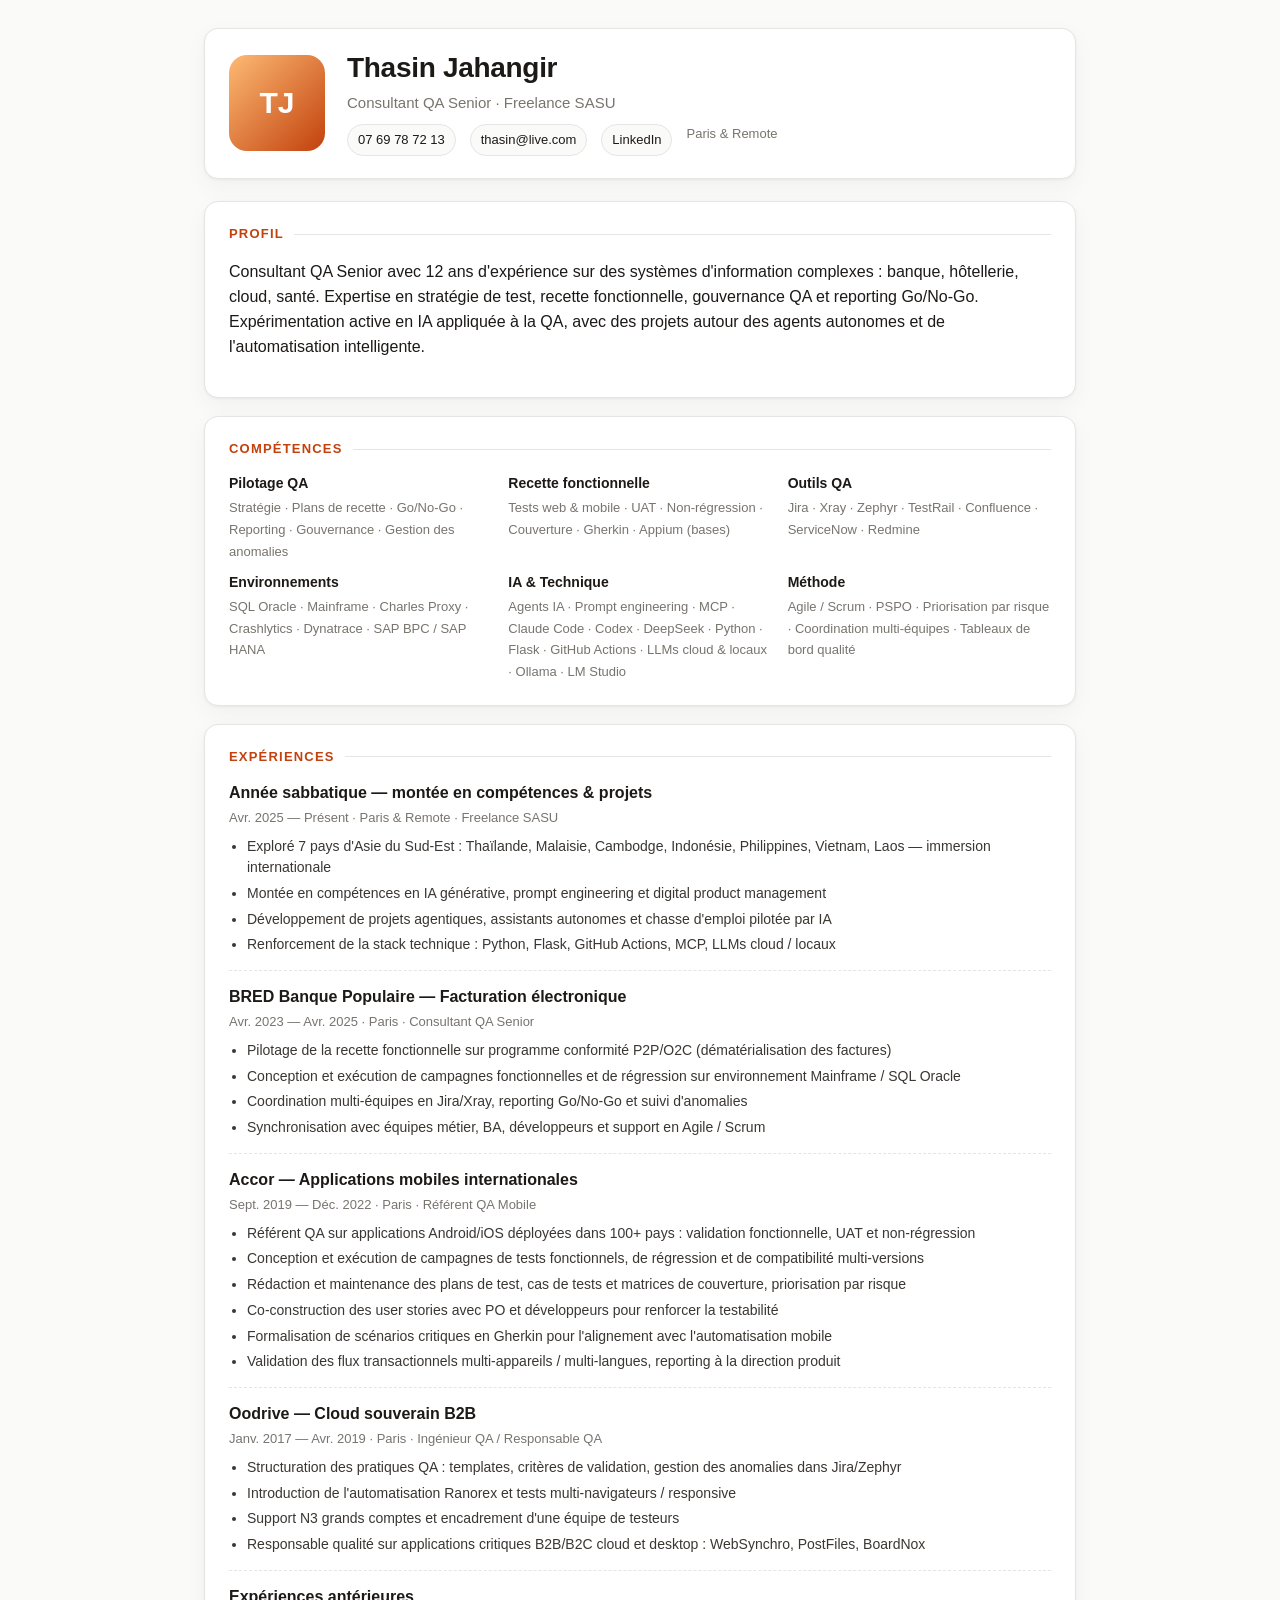
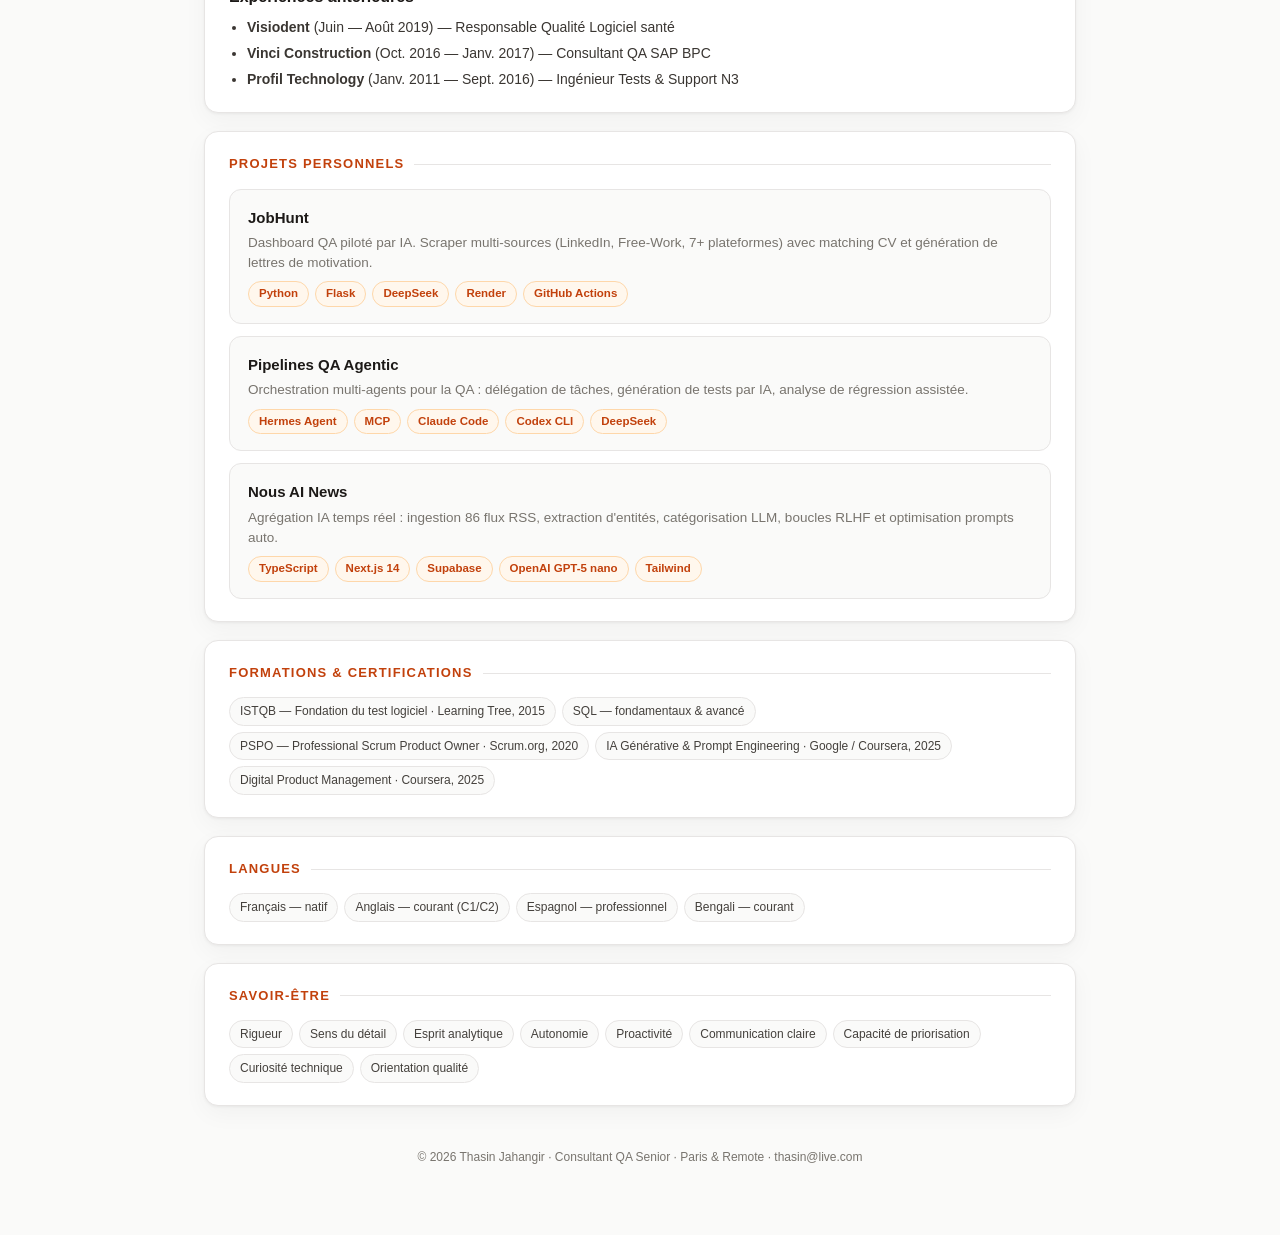
<file: index.html>
<!DOCTYPE html>
<html lang="fr">
<head>
<meta charset="UTF-8">
<meta name="viewport" content="width=device-width, initial-scale=1.0">
<title>Thasin Jahangir — Consultant QA Senior</title>
<meta name="description" content="Consultant QA Senior, 12 ans d'expérience. Recette fonctionnelle, stratégie de test, IA appliquée à la QA.">
<style>
  :root {
    --bg: #fafaf9;
    --surface: #ffffff;
    --ink: #1c1917;
    --muted: #78746e;
    --accent: #c2410c;
    --accent-soft: #fff7ed;
    --border: #e7e5e4;
    --shadow: 0 1px 3px rgba(0,0,0,0.05), 0 8px 24px rgba(0,0,0,0.04);
    --radius: 14px;
    --max: 920px;
  }
  * { box-sizing: border-box; }
  html { scroll-behavior: smooth; }
  body {
    margin: 0;
    font-family: Inter, -apple-system, BlinkMacSystemFont, "Segoe UI", Roboto, sans-serif;
    background: var(--bg);
    color: var(--ink);
    line-height: 1.55;
    -webkit-font-smoothing: antialiased;
  }
  a { color: inherit; text-decoration: none; }
  img { max-width: 100%; display: block; }
  .wrap { max-width: var(--max); margin: 0 auto; padding: 28px 24px; }

  header {
    background: var(--surface);
    border: 1px solid var(--border);
    border-radius: var(--radius);
    padding: 22px 24px;
    box-shadow: var(--shadow);
    margin-bottom: 22px;
    display: grid;
    grid-template-columns: auto 1fr;
    gap: 22px;
    align-items: center;
  }
  .avatar {
    width: 96px; height: 96px;
    border-radius: 18px;
    background: linear-gradient(135deg, #fdba74, #c2410c);
    display: grid; place-items: center;
    color: white; font-weight: 700; font-size: 30px;
    flex-shrink: 0;
  }
  .header-text h1 {
    margin: 0 0 6px;
    font-size: 28px;
    letter-spacing: -0.3px;
    line-height: 1.2;
  }
  .header-text .role {
    color: var(--muted);
    font-size: 15px;
    margin-bottom: 10px;
  }
  .contact {
    display: flex;
    flex-wrap: wrap;
    gap: 8px 14px;
    font-size: 13px;
    color: var(--muted);
  }
  .contact a {
    color: var(--ink);
    background: var(--bg);
    border: 1px solid var(--border);
    padding: 5px 10px;
    border-radius: 999px;
    transition: .15s;
  }
  .contact a:hover { border-color: var(--accent); color: var(--accent); }

  .card {
    background: var(--surface);
    border: 1px solid var(--border);
    border-radius: var(--radius);
    padding: 22px 24px;
    box-shadow: var(--shadow);
    margin-bottom: 18px;
  }
  .section-title {
    font-size: 13px;
    font-weight: 700;
    text-transform: uppercase;
    letter-spacing: 1.2px;
    color: var(--accent);
    margin-bottom: 14px;
    display: flex; align-items: center; gap: 10px;
  }
  .section-title::after {
    content: "";
    flex: 1;
    height: 1px;
    background: var(--border);
  }

  .jobs { display: grid; gap: 14px; }
  .job + .job { padding-top: 14px; border-top: 1px dashed var(--border); }
  .job-head { display: flex; justify-content: space-between; gap: 10px; flex-wrap: wrap; }
  .job-title { font-weight: 700; font-size: 16px; }
  .job-meta { color: var(--muted); font-size: 13px; margin-top: 2px; }
  .job-bullets { margin: 8px 0 0; padding-left: 18px; color: #3a3632; font-size: 14px; }
  .job-bullets li + li { margin-top: 4px; }

  .skills { display: grid; grid-template-columns: repeat(auto-fill, minmax(220px, 1fr)); gap: 10px 16px; }
  .skill { font-size: 14px; }
  .skill strong { color: var(--ink); display: block; margin-bottom: 2px; }
  .skill span { color: var(--muted); font-size: 13px; }

  .projects { display: grid; gap: 12px; }
  .project {
    background: var(--bg);
    border: 1px solid var(--border);
    border-radius: 12px;
    padding: 16px 18px;
    transition: .15s;
  }
  .project:hover { border-color: var(--accent); }
  .project-title { font-weight: 700; font-size: 15px; margin-bottom: 4px; }
  .project-desc { font-size: 13.5px; color: var(--muted); line-height: 1.5; }
  .project-stack { margin-top: 8px; display: flex; flex-wrap: wrap; gap: 6px; }
  .chip {
    font-size: 11.5px;
    background: var(--accent-soft);
    color: var(--accent);
    border: 1px solid #fed7aa;
    padding: 3px 10px;
    border-radius: 999px;
    font-weight: 600;
  }

  .tag-row { display: flex; flex-wrap: wrap; gap: 6px; margin-top: 8px; }
  .tag {
    font-size: 12px;
    background: var(--bg);
    border: 1px solid var(--border);
    padding: 4px 10px;
    border-radius: 999px;
    color: #44403c;
  }

  footer {
    text-align: center;
    color: var(--muted);
    font-size: 12px;
    padding: 24px 0 40px;
  }

  @media (max-width: 640px) {
    header { grid-template-columns: 1fr; }
    .avatar { width: 72px; height: 72px; font-size: 22px; border-radius: 14px; }
    .header-text h1 { font-size: 22px; }
    .job-head { flex-direction: column; }
  }

  @media print {
    body { background: white; }
    .card { box-shadow: none; border: 1px solid #ddd; break-inside: avoid; }
    header { box-shadow: none; border: 1px solid #ddd; }
    a { text-decoration: none; color: black; }
  }
</style>
</head>
<body>
<div class="wrap">

  <header>
    <div class="avatar" aria-hidden="true">TJ</div>
    <div class="header-text">
      <h1>Thasin Jahangir</h1>
      <div class="role">Consultant QA Senior · Freelance SASU</div>
      <div class="contact">
        <a href="tel:+33769787213">07 69 78 72 13</a>
        <a href="mailto:thasin@live.com">thasin@live.com</a>
        <a href="https://linkedin.com/in/thasin-j" target="_blank" rel="noopener">LinkedIn</a>
        <span>Paris &amp; Remote</span>
      </div>
    </div>
  </header>

  <div class="card">
    <div class="section-title">Profil</div>
    <p>Consultant QA Senior avec 12 ans d'expérience sur des systèmes d'information complexes : banque, hôtellerie, cloud, santé. Expertise en stratégie de test, recette fonctionnelle, gouvernance QA et reporting Go/No-Go. Expérimentation active en IA appliquée à la QA, avec des projets autour des agents autonomes et de l'automatisation intelligente.</p>
  </div>

  <div class="card">
    <div class="section-title">Compétences</div>
    <div class="skills">
      <div class="skill"><strong>Pilotage QA</strong><span>Stratégie · Plans de recette · Go/No-Go · Reporting · Gouvernance · Gestion des anomalies</span></div>
      <div class="skill"><strong>Recette fonctionnelle</strong><span>Tests web &amp; mobile · UAT · Non-régression · Couverture · Gherkin · Appium (bases)</span></div>
      <div class="skill"><strong>Outils QA</strong><span>Jira · Xray · Zephyr · TestRail · Confluence · ServiceNow · Redmine</span></div>
      <div class="skill"><strong>Environnements</strong><span>SQL Oracle · Mainframe · Charles Proxy · Crashlytics · Dynatrace · SAP BPC / SAP HANA</span></div>
      <div class="skill"><strong>IA &amp; Technique</strong><span>Agents IA · Prompt engineering · MCP · Claude Code · Codex · DeepSeek · Python · Flask · GitHub Actions · LLMs cloud &amp; locaux · Ollama · LM Studio</span></div>
      <div class="skill"><strong>Méthode</strong><span>Agile / Scrum · PSPO · Priorisation par risque · Coordination multi-équipes · Tableaux de bord qualité</span></div>
    </div>
  </div>

  <div class="card">
    <div class="section-title">Expériences</div>
    <div class="jobs">
      <div class="job">
        <div class="job-head">
          <div>
            <div class="job-title">Année sabbatique — montée en compétences &amp; projets</div>
            <div class="job-meta">Avr. 2025 — Présent · Paris &amp; Remote · Freelance SASU</div>
          </div>
        </div>
        <ul class="job-bullets">
          <li>Exploré 7 pays d'Asie du Sud-Est : Thaïlande, Malaisie, Cambodge, Indonésie, Philippines, Vietnam, Laos — immersion internationale</li>
          <li>Montée en compétences en IA générative, prompt engineering et digital product management</li>
          <li>Développement de projets agentiques, assistants autonomes et chasse d'emploi pilotée par IA</li>
          <li>Renforcement de la stack technique : Python, Flask, GitHub Actions, MCP, LLMs cloud / locaux</li>
        </ul>
      </div>

      <div class="job">
        <div class="job-head">
          <div>
            <div class="job-title">BRED Banque Populaire — Facturation électronique</div>
            <div class="job-meta">Avr. 2023 — Avr. 2025 · Paris · Consultant QA Senior</div>
          </div>
        </div>
        <ul class="job-bullets">
          <li>Pilotage de la recette fonctionnelle sur programme conformité P2P/O2C (dématérialisation des factures)</li>
          <li>Conception et exécution de campagnes fonctionnelles et de régression sur environnement Mainframe / SQL Oracle</li>
          <li>Coordination multi-équipes en Jira/Xray, reporting Go/No-Go et suivi d'anomalies</li>
          <li>Synchronisation avec équipes métier, BA, développeurs et support en Agile / Scrum</li>
        </ul>
      </div>

      <div class="job">
        <div class="job-head">
          <div>
            <div class="job-title">Accor — Applications mobiles internationales</div>
            <div class="job-meta">Sept. 2019 — Déc. 2022 · Paris · Référent QA Mobile</div>
          </div>
        </div>
        <ul class="job-bullets">
          <li>Référent QA sur applications Android/iOS déployées dans 100+ pays : validation fonctionnelle, UAT et non-régression</li>
          <li>Conception et exécution de campagnes de tests fonctionnels, de régression et de compatibilité multi-versions</li>
          <li>Rédaction et maintenance des plans de test, cas de tests et matrices de couverture, priorisation par risque</li>
          <li>Co-construction des user stories avec PO et développeurs pour renforcer la testabilité</li>
          <li>Formalisation de scénarios critiques en Gherkin pour l'alignement avec l'automatisation mobile</li>
          <li>Validation des flux transactionnels multi-appareils / multi-langues, reporting à la direction produit</li>
        </ul>
      </div>

      <div class="job">
        <div class="job-head">
          <div>
            <div class="job-title">Oodrive — Cloud souverain B2B</div>
            <div class="job-meta">Janv. 2017 — Avr. 2019 · Paris · Ingénieur QA / Responsable QA</div>
          </div>
        </div>
        <ul class="job-bullets">
          <li>Structuration des pratiques QA : templates, critères de validation, gestion des anomalies dans Jira/Zephyr</li>
          <li>Introduction de l'automatisation Ranorex et tests multi-navigateurs / responsive</li>
          <li>Support N3 grands comptes et encadrement d'une équipe de testeurs</li>
          <li>Responsable qualité sur applications critiques B2B/B2C cloud et desktop : WebSynchro, PostFiles, BoardNox</li>
        </ul>
      </div>

      <div class="job">
        <div class="job-head">
          <div>
            <div class="job-title">Expériences antérieures</div>
          </div>
        </div>
        <ul class="job-bullets">
          <li><strong>Visiodent</strong> (Juin — Août 2019) — Responsable Qualité Logiciel santé</li>
          <li><strong>Vinci Construction</strong> (Oct. 2016 — Janv. 2017) — Consultant QA SAP BPC</li>
          <li><strong>Profil Technology</strong> (Janv. 2011 — Sept. 2016) — Ingénieur Tests &amp; Support N3</li>
        </ul>
      </div>
    </div>
  </div>

  <div class="card">
    <div class="section-title">Projets personnels</div>
    <div class="projects">
      <div class="project">
        <div class="project-title">JobHunt</div>
        <div class="project-desc">Dashboard QA piloté par IA. Scraper multi-sources (LinkedIn, Free-Work, 7+ plateformes) avec matching CV et génération de lettres de motivation.</div>
        <div class="project-stack">
          <span class="chip">Python</span>
          <span class="chip">Flask</span>
          <span class="chip">DeepSeek</span>
          <span class="chip">Render</span>
          <span class="chip">GitHub Actions</span>
        </div>
      </div>
      <div class="project">
        <div class="project-title">Pipelines QA Agentic</div>
        <div class="project-desc">Orchestration multi-agents pour la QA : délégation de tâches, génération de tests par IA, analyse de régression assistée.</div>
        <div class="project-stack">
          <span class="chip">Hermes Agent</span>
          <span class="chip">MCP</span>
          <span class="chip">Claude Code</span>
          <span class="chip">Codex CLI</span>
          <span class="chip">DeepSeek</span>
        </div>
      </div>
      <div class="project">
        <div class="project-title">Nous AI News</div>
        <div class="project-desc">Agrégation IA temps réel : ingestion 86 flux RSS, extraction d'entités, catégorisation LLM, boucles RLHF et optimisation prompts auto.</div>
        <div class="project-stack">
          <span class="chip">TypeScript</span>
          <span class="chip">Next.js 14</span>
          <span class="chip">Supabase</span>
          <span class="chip">OpenAI GPT-5 nano</span>
          <span class="chip">Tailwind</span>
        </div>
      </div>
    </div>
  </div>

  <div class="card">
    <div class="section-title">Formations &amp; Certifications</div>
    <div class="tag-row">
      <span class="tag">ISTQB — Fondation du test logiciel · Learning Tree, 2015</span>
      <span class="tag">SQL — fondamentaux &amp; avancé</span>
      <span class="tag">PSPO — Professional Scrum Product Owner · Scrum.org, 2020</span>
      <span class="tag">IA Générative &amp; Prompt Engineering · Google / Coursera, 2025</span>
      <span class="tag">Digital Product Management · Coursera, 2025</span>
    </div>
  </div>

  <div class="card">
    <div class="section-title">Langues</div>
    <div class="tag-row">
      <span class="tag">Français — natif</span>
      <span class="tag">Anglais — courant (C1/C2)</span>
      <span class="tag">Espagnol — professionnel</span>
      <span class="tag">Bengali — courant</span>
    </div>
  </div>

  <div class="card">
    <div class="section-title">Savoir-être</div>
    <div class="tag-row">
      <span class="tag">Rigueur</span>
      <span class="tag">Sens du détail</span>
      <span class="tag">Esprit analytique</span>
      <span class="tag">Autonomie</span>
      <span class="tag">Proactivité</span>
      <span class="tag">Communication claire</span>
      <span class="tag">Capacité de priorisation</span>
      <span class="tag">Curiosité technique</span>
      <span class="tag">Orientation qualité</span>
    </div>
  </div>

  <footer>© <span id="y"></span> Thasin Jahangir · Consultant QA Senior · Paris &amp; Remote · <a href="mailto:thasin@live.com">thasin@live.com</a></footer>
</div>
<script>document.getElementById('y').textContent = new Date().getFullYear()</script>
</body>
</html>
</file>
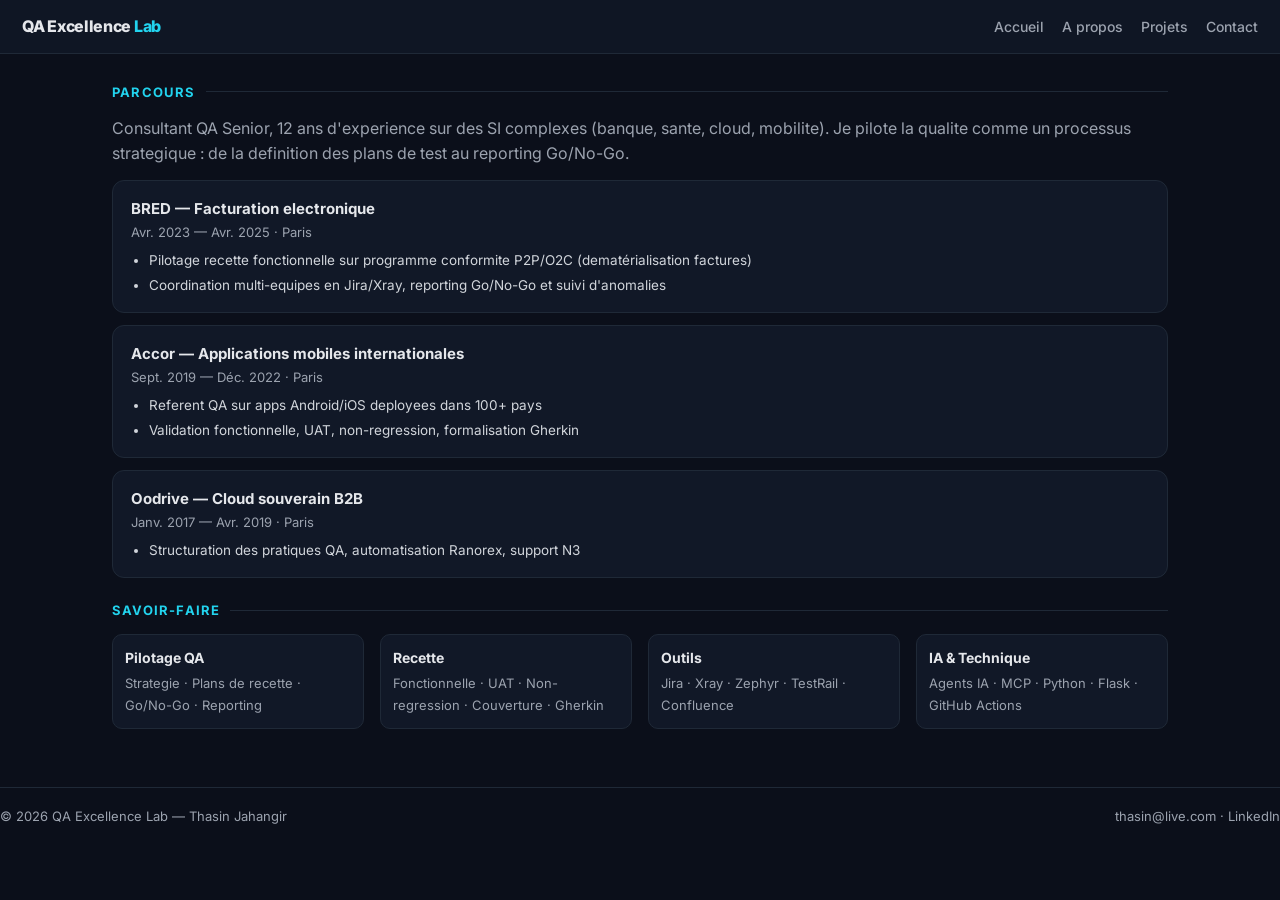
<file: about.html>
<!DOCTYPE html>
<html lang="fr">
<head>
<meta charset="UTF-8">
<meta name="viewport" content="width=device-width, initial-scale=1.0">
<title>A propos — QA Excellence Lab</title>
<link rel="stylesheet" href="styles/main.css">
</head>
<body>
<header class="site-header">
  <div class="logo">QA Excellence <span>Lab</span></div>
  <nav>
    <a href="index.html">Accueil</a>
    <a href="about.html">A propos</a>
    <a href="projects.html">Projets</a>
    <a href="contact.html">Contact</a>
  </nav>
</header>

<main class="wrap">
  <section>
    <div class="section-title">Parcours</div>
    <p style="color:var(--muted); margin-bottom:14px;">
      Consultant QA Senior, 12 ans d'experience sur des SI complexes (banque, sante, cloud, mobilite).
      Je pilote la qualite comme un processus strategique : de la definition des plans de test au reporting Go/No-Go.
    </p>
    <div class="jobs">
      <div class="job">
        <div class="job-head">
          <div>
            <div class="job-title">BRED — Facturation electronique</div>
            <div class="job-meta">Avr. 2023 — Avr. 2025 · Paris</div>
          </div>
        </div>
        <ul class="job-bullets">
          <li>Pilotage recette fonctionnelle sur programme conformite P2P/O2C (dematérialisation factures)</li>
          <li>Coordination multi-equipes en Jira/Xray, reporting Go/No-Go et suivi d'anomalies</li>
        </ul>
      </div>

      <div class="job">
        <div class="job-head">
          <div>
            <div class="job-title">Accor — Applications mobiles internationales</div>
            <div class="job-meta">Sept. 2019 — Déc. 2022 · Paris</div>
          </div>
        </div>
        <ul class="job-bullets">
          <li>Referent QA sur apps Android/iOS deployees dans 100+ pays</li>
          <li>Validation fonctionnelle, UAT, non-regression, formalisation Gherkin</li>
        </ul>
      </div>

      <div class="job">
        <div class="job-head">
          <div>
            <div class="job-title">Oodrive — Cloud souverain B2B</div>
            <div class="job-meta">Janv. 2017 — Avr. 2019 · Paris</div>
          </div>
        </div>
        <ul class="job-bullets">
          <li>Structuration des pratiques QA, automatisation Ranorex, support N3</li>
        </ul>
      </div>
    </div>
  </section>

  <section style="margin-top:22px;">
    <div class="section-title">Savoir-faire</div>
    <div class="skills">
      <div class="skill"><strong>Pilotage QA</strong><span>Strategie · Plans de recette · Go/No-Go · Reporting</span></div>
      <div class="skill"><strong>Recette</strong><span>Fonctionnelle · UAT · Non-regression · Couverture · Gherkin</span></div>
      <div class="skill"><strong>Outils</strong><span>Jira · Xray · Zephyr · TestRail · Confluence</span></div>
      <div class="skill"><strong>IA &amp; Technique</strong><span>Agents IA · MCP · Python · Flask · GitHub Actions</span></div>
    </div>
  </section>
</main>

<footer>
  <span>© <span id="y"></span> QA Excellence Lab — Thasin Jahangir</span>
  <span>thasin@live.com · LinkedIn</span>
</footer>
<script>document.getElementById('y').textContent = new Date().getFullYear()</script>
</body>
</html>
</file>
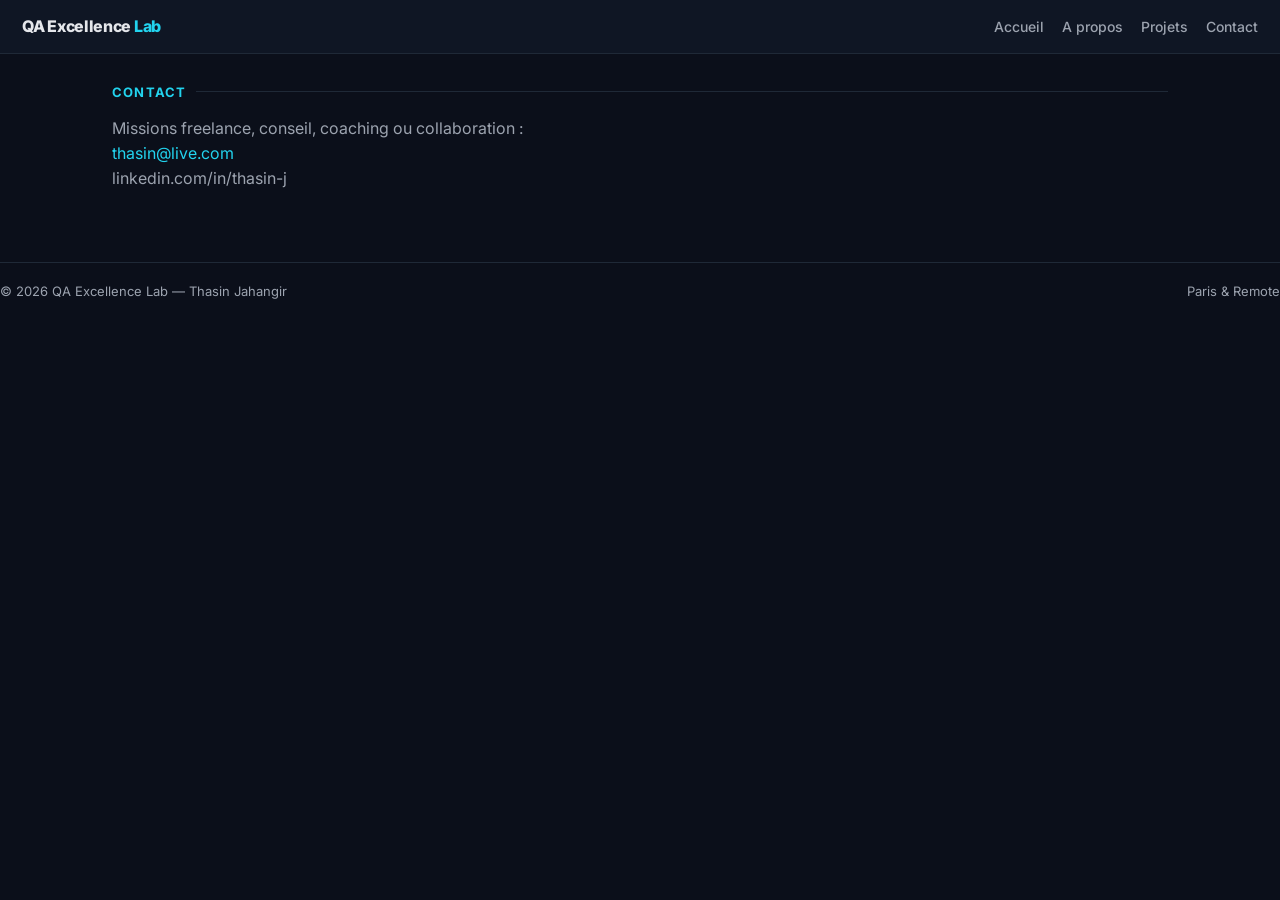
<file: contact.html>
<!DOCTYPE html>
<html lang="fr">
<head>
<meta charset="UTF-8">
<meta name="viewport" content="width=device-width, initial-scale=1.0">
<title>Contact — QA Excellence Lab</title>
<link rel="stylesheet" href="styles/main.css">
</head>
<body>
<header class="site-header">
  <div class="logo">QA Excellence <span>Lab</span></div>
  <nav>
    <a href="index.html">Accueil</a>
    <a href="about.html">A propos</a>
    <a href="projects.html">Projets</a>
    <a href="contact.html">Contact</a>
  </nav>
</header>

<main class="wrap">
  <section>
    <div class="section-title">Contact</div>
    <p style="color:var(--muted); margin-bottom:14px;">
      Missions freelance, conseil, coaching ou collaboration :<br>
      <a href="mailto:thasin@live.com" style="color:var(--accent);">thasin@live.com</a><br>
      <a href="https://linkedin.com/in/thasin-j" target="_blank" rel="noopener">linkedin.com/in/thasin-j</a>
    </p>
  </section>
</main>

<footer>
  <span>© <span id="y"></span> QA Excellence Lab — Thasin Jahangir</span>
  <span>Paris & Remote</span>
</footer>
<script>document.getElementById('y').textContent = new Date().getFullYear()</script>
</body>
</html>
</file>
<file: styles/main.css>
@import url('https://fonts.googleapis.com/css2?family=Inter:wght@400;500;600;700&display=swap');

:root {
  --bg: #0b0f1a;
  --surface: #111827;
  --border: #1f2937;
  --ink: #e5e7eb;
  --muted: #9ca3af;
  --accent: #22d3ee;
  --accent-soft: rgba(34, 211, 238, 0.08);
}

* { box-sizing: border-box; margin: 0; padding: 0; }
html { scroll-behavior: smooth; }

body {
  font-family: 'Inter', -apple-system, BlinkMacSystemFont, 'Segoe UI', Roboto, sans-serif;
  background: var(--bg);
  color: var(--ink);
  line-height: 1.55;
  -webkit-font-smoothing: antialiased;
}

a { color: inherit; text-decoration: none; }
img { max-width: 100%; display: block; }

.wrap { max-width: 1100px; margin: 0 auto; padding: 28px 22px; }

.site-header {
  display: flex;
  justify-content: space-between;
  align-items: center;
  padding: 14px 22px;
  background: rgba(17, 24, 39, 0.85);
  backdrop-filter: blur(10px);
  position: sticky;
  top: 0;
  z-index: 50;
  border-bottom: 1px solid var(--border);
}
.logo {
  font-weight: 800;
  letter-spacing: -0.3px;
  color: var(--ink);
}
.logo span { color: var(--accent); }
nav { display: flex; gap: 18px; }
nav a {
  color: var(--muted);
  font-size: 14px;
  font-weight: 500;
  transition: color .15s;
}
nav a:hover { color: var(--accent); }

.job {
  background: var(--surface);
  border: 1px solid var(--border);
  border-radius: 12px;
  padding: 16px 18px;
  margin-bottom: 12px;
}
.job-head { display: flex; justify-content: space-between; gap: 10px; flex-wrap: wrap; }
.job-title { font-weight: 700; font-size: 15px; }
.job-meta { color: var(--muted); font-size: 13px; margin-top: 2px; }
.job-bullets { margin: 8px 0 0; padding-left: 18px; color: #d1d5db; font-size: 13.5px; }
.job-bullets li + li { margin-top: 4px; }

.skills { display: grid; grid-template-columns: repeat(auto-fill, minmax(220px, 1fr)); gap: 10px 16px; }
.skill { font-size: 14px; background: var(--surface); border: 1px solid var(--border); border-radius: 10px; padding: 12px; }
.skill strong { color: var(--ink); display: block; margin-bottom: 3px; }
.skill span { color: var(--muted); font-size: 13px; }

.projects { display: grid; gap: 12px; }
.project {
  background: var(--surface);
  border: 1px solid var(--border);
  border-radius: 12px;
  padding: 16px 18px;
  transition: .2s;
}
.project:hover { border-color: #374151; }
.project-title { font-weight: 700; font-size: 15px; margin-bottom: 4px; }
.project-desc { color: var(--muted); font-size: 13.5px; line-height: 1.55; }
.project-stack { margin-top: 8px; display: flex; flex-wrap: wrap; gap: 6px; }
.chip {
  font-size: 11.5px;
  background: var(--accent-soft);
  color: var(--accent);
  border: 1px solid rgba(34,211,238,0.25);
  padding: 3px 10px;
  border-radius: 999px;
  font-weight: 600;
}

.section-title {
  font-size: 13px; font-weight: 700;
  text-transform: uppercase;
  letter-spacing: 1.2px;
  color: var(--accent);
  margin: 0 0 14px;
  display: flex; align-items: center; gap: 10px;
}
.section-title::after {
  content: ""; flex: 1; height: 1px; background: var(--border);
}

footer {
  border-top: 1px solid var(--border);
  margin-top: 30px;
  padding-top: 18px;
  color: var(--muted);
  font-size: 13px;
  display: flex;
  justify-content: space-between;
  flex-wrap: wrap;
  gap: 8px;
}

.badge {
  display: inline-block;
  font-size: 11px;
  font-weight: 600;
  padding: 3px 10px;
  border-radius: 999px;
  background: var(--accent-soft);
  color: var(--accent);
  border: 1px solid rgba(34,211,238,0.25);
}

blockquote {
  border-left: 3px solid var(--accent);
  padding: 10px 14px;
  color: var(--muted);
  background: rgba(34,211,238,0.04);
  border-radius: 0 10px 10px 0;
  margin: 14px 0;
  font-style: italic;
}

@media (max-width: 800px) {
  .skills { grid-template-columns: 1fr; }
  .job-head { flex-direction: column; }
}
</style>
</file>
